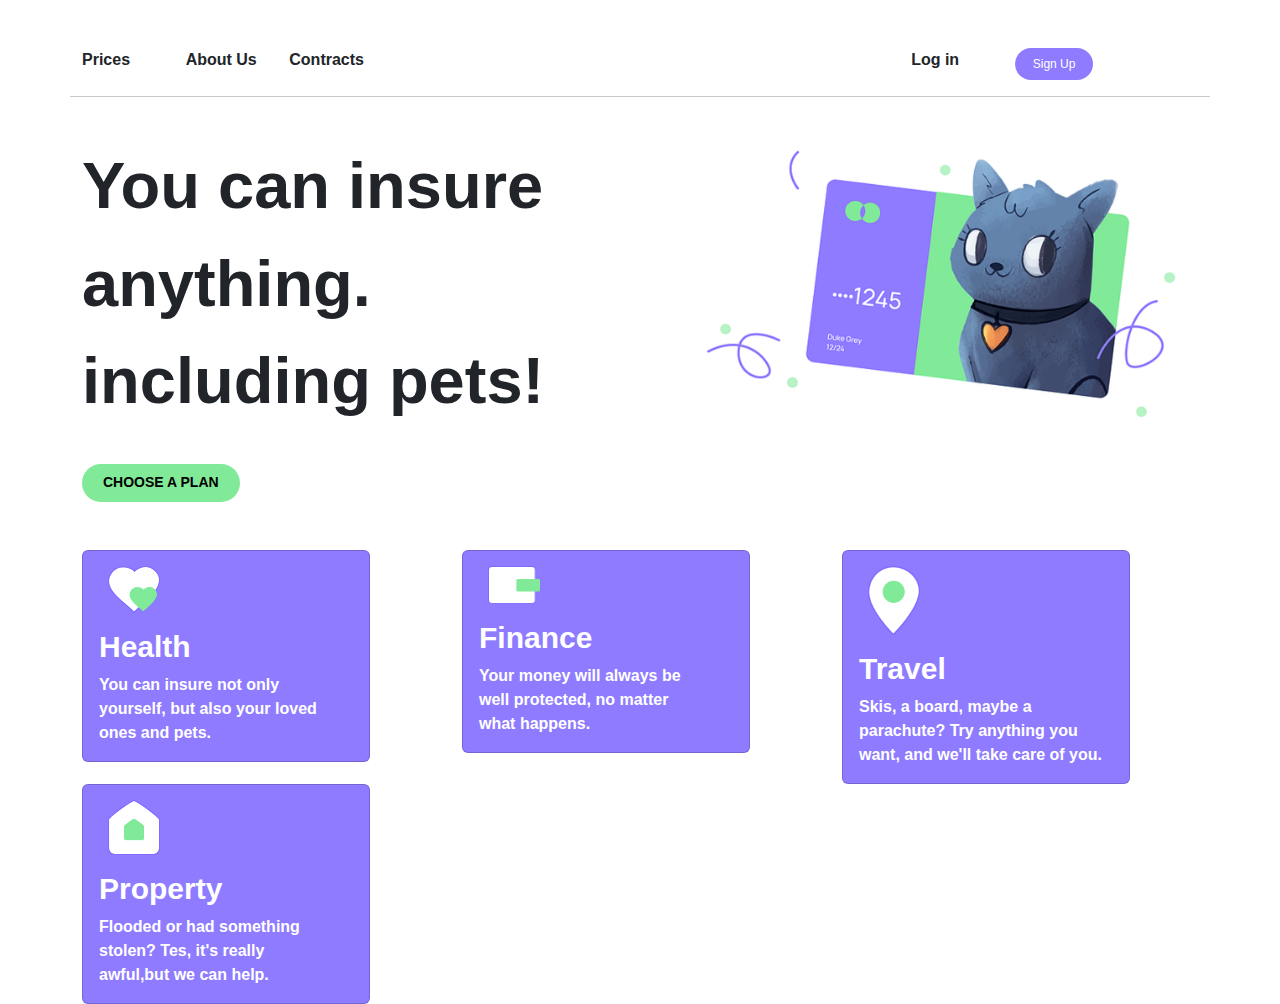
<file: index.html>
<!DOCTYPE html>
<html lang="en">
  <head>
    <meta charset="utf-8">
    <meta name="viewport" content="width=device-width, initial-scale=1">
    <title>Bootstrap demo</title>
    <link href="https://cdn.jsdelivr.net/npm/bootstrap@5.3.3/dist/css/bootstrap.min.css" rel="stylesheet" integrity="sha384-QWTKZyjpPEjISv5WaRU9OFeRpok6YctnYmDr5pNlyT2bRjXh0JMhjY6hW+ALEwIH" crossorigin="anonymous">
   <link rel="stylesheet" href="css/style.css">
  </head>
  <body>


<div class="container">
<div class="row mt-5">
    <div class="col">Prices</div>
    <div class="col">About Us</div>
    <div class="col">Contracts</div>
    <div class="col"></div>
    <div class="col"></div>
    <div class="col"></div>
    <div class="col"></div>
    <div class="col"></div>
    <div class="col">Log in</div>
    <div class="col"><button>Sign Up</button></div>
    <div class="col"></div>
    <hr class="mt-3">
</div>
<div class="row mt-4">
  <div class="col pet">You can insure
    <br>
    anything.
    <br>
    including pets!
  </div>
  <div class="col"><img class="img-fluid" src="img/cat-card.png" alt=""></div>
</div>
<div class="col "><button class="but1">CHOOSE A PLAN</button></div>
<div class="col"></div>
<div class="row mt-5">
  <div class="col">
    <div class="card" style="width: 18rem;">
      <img src="img/health.png" class="card-img" alt="">
      <div class="card-body">
        <h5 class="card-title">Health</h5>
        <p class="card-text">You can insure not only
          <br>
          yourself, but also your loved
          <br>
          ones and pets.</p>
      </div>
    </div>
  </div>
  <div class="col">
    <div class="card" style="width: 18rem;">
      <img src="img/finance.png" class="card-img" alt="">
      <div class="card-body">
        <h5 class="card-title">Finance</h5>
        <p class="card-text">Your money will always be
          <br>
          well protected, no matter
          <br>
          what happens.</p>
      </div>
    </div>
  </div>
  <div class="col">
    <div class="card" style="width: 18rem;">
      <img src="img/travel.png" class="card-img" alt="">
      <div class="card-body">
        <h5 class="card-title">Travel</h5>
        <p class="card-text">Skis, a board, maybe a
          <br>
          parachute? Try anything you
          <br>
          want, and we'll take care of you.</p>
      </div>
    </div>
  </div>
  <div class="col">
    <div class="card" style="width: 18rem;">
      <img src="img/property.png" class="card-img" alt="">
      <div class="card-body">
        <h5 class="card-title">Property</h5>
        <p class="card-text">Flooded or had something
          <br>
          stolen? Tes, it's really
          <br>
          awful,but we can help.</p>
      </div>
    </div>
  </div>
</div>
</div>





    <script src="https://cdn.jsdelivr.net/npm/bootstrap@5.3.3/dist/js/bootstrap.bundle.min.js" integrity="sha384-YvpcrYf0tY3lHB60NNkmXc5s9fDVZLESaAA55NDzOxhy9GkcIdslK1eN7N6jIeHz" crossorigin="anonymous"></script>
  </body>
</html>
</file>
<file: css/style.css>
button {
    border: none;
    color: #fff;
    background-color: #8e7bff;
    border-radius: 20px;
    background-size: 100% auto;
    font-family: inherit;
    font-size: 12px;
    padding: 0.6em 1.5em;
   }
   
   button:hover {
    background-position: right center;
    background-size: 200% auto;
    -webkit-animation: pulse 2s infinite;
    animation: pulse512 1.5s infinite;
   }
   
   @keyframes pulse512 {
    0% {
     box-shadow: 0 0 0 0 #05bada66;
    }
   
    70% {
     box-shadow: 0 0 0 10px rgb(218 103 68 / 0%);
    }
   
    100% {
     box-shadow: 0 0 0 0 rgb(218 103 68 / 0%);
    }
   }



   .but1 {
    border: none;
    color: #000;
    background-color: #80ea99;
    border-radius: 20px;
    background-size: 100% auto;
    font-family: arial;
    font-weight: bold;
    font-size: 14px;
    padding: 0.6em 1.5em;
   }
   
   .but1:hover {
    background-position: right center;
    background-size: 200% auto;
    -webkit-animation: pulse 2s infinite;
    animation: pulse512 1.5s infinite;
   }
   
   @keyframes pulse512 {
    0% {
     box-shadow: 0 0 0 0 #05bada66;
    }
   
    70% {
     box-shadow: 0 0 0 10px rgb(218 103 68 / 0%);
    }
   
    100% {
     box-shadow: 0 0 0 0 rgb(218 103 68 / 0%);
    }
   }




   body{
    font-family: Arial;
    font-weight: bold;
   }

   .pet{
    font-size: 65px;
   }
   
   .card-text{
    color: #fff;
   }
   .card-title{
    color: #fff;
    font-family: Arial;
    font-weight: bold;
    font-size: 30px;
   }
   .card{
    background-color: #8e7bff;
   }

   .card-img{
    height: 30%;
    width: 27%;
    padding-top: 15px;
    padding-left: 25px;
   }
</file>
